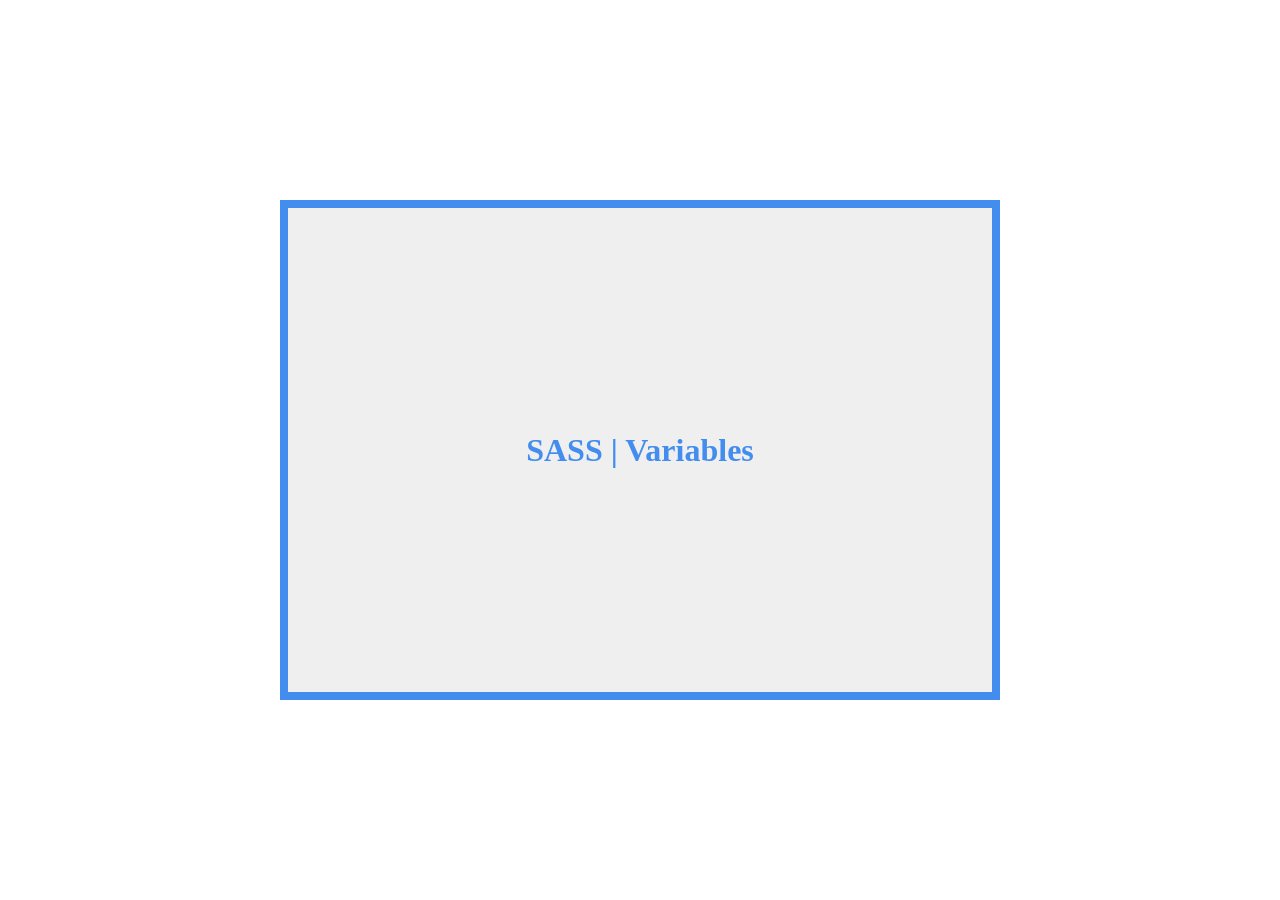
<file: Part1-Variables/index.html>
<!DOCTYPE html>
<html lang="en">
<head>
    <meta charset="UTF-8">
    <meta name="viewport" content="width=device-width, initial-scale=1.0">
    <title>Learning SASS</title>
    <link rel="stylesheet" href="/assets/css/variables.css">
    <link rel="stylesheet" href="/assets/css/main-style.css">
</head>
<body>
    <div class="mydiv">
        <h1>SASS | Variables</h1>
    </div>
</body>
</html>
</file>
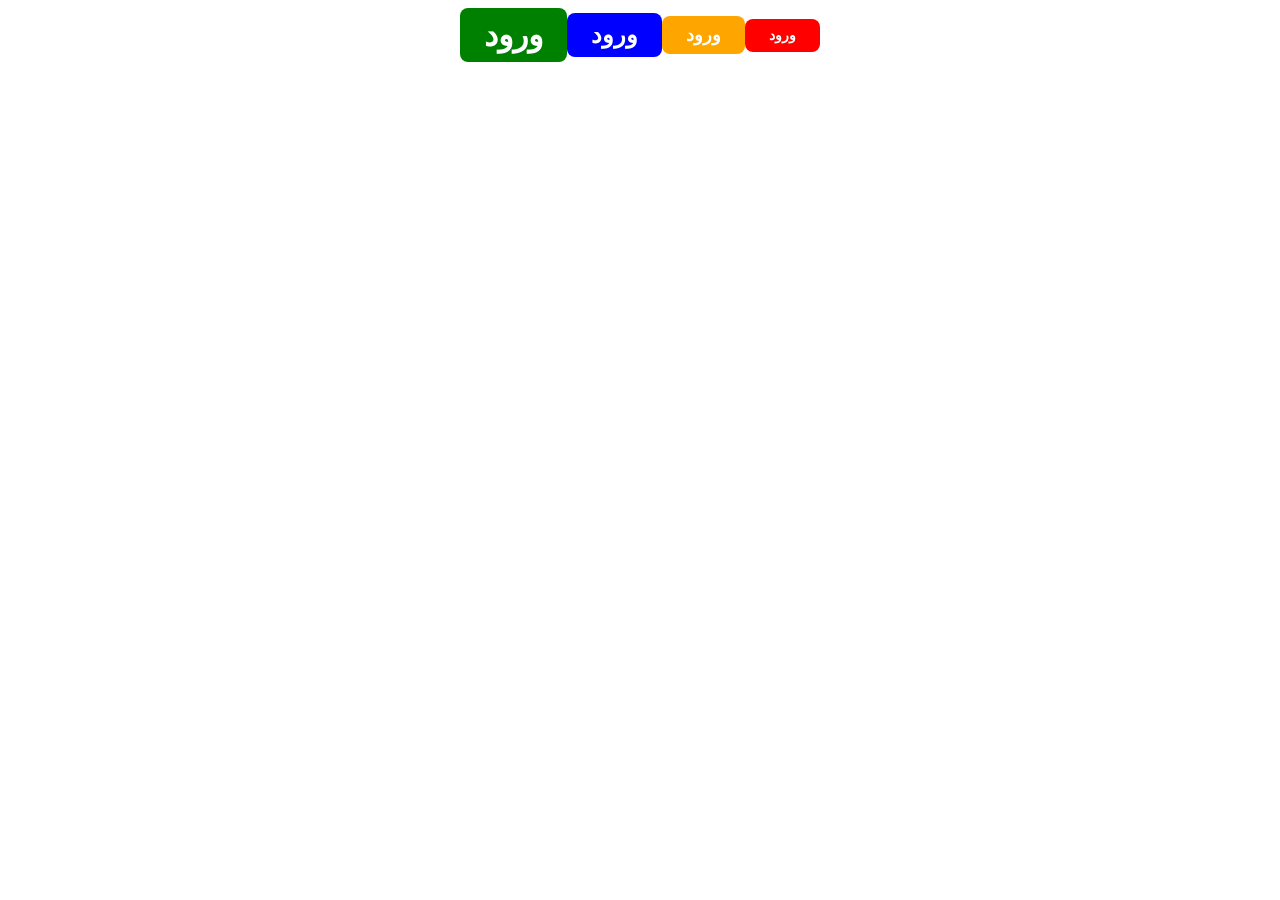
<file: Part3-Mixin/index.html>
<!DOCTYPE html>
<html lang="en">
<head>
    <meta charset="UTF-8">
    <meta name="viewport" content="width=device-width, initial-scale=1.0">
    <title>Mixin</title>
    <link rel="stylesheet" href="/assets/css/mixin.css">
</head>
<body>
    <div class="wrapper">
        <span class="btn btn-success btn-xlarge">ورود</span>
        <br>
        <span class="btn btn-info btn-large">ورود</span>
        <br>
        <span class="btn btn-alert btn-medium">ورود</span>
        <br>
        <span class="btn btn-danger btn-small">ورود</span>
    </div>
</body>
</html>
</file>
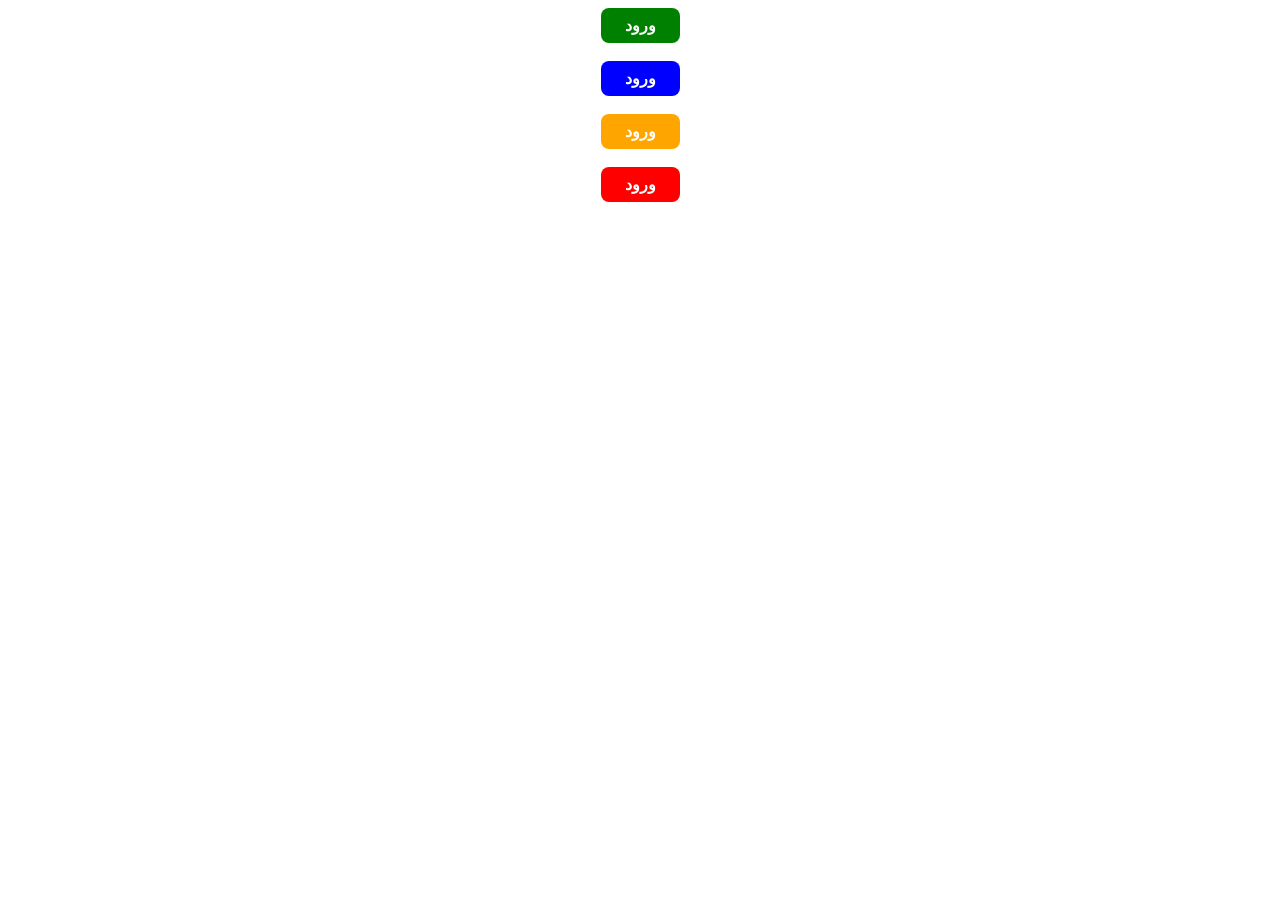
<file: Part4-Extend/index.html>
<!DOCTYPE html>
<html lang="en">
<head>
    <meta charset="UTF-8">
    <meta name="viewport" content="width=device-width, initial-scale=1.0">
    <title>Extend</title>
    <link rel="stylesheet" href="/assets/css/extend.css">
</head>
<body>
        <div class="wrapper">
        <span class=" btn-success btn-xlarge">ورود</span>
        <br>
        <span class=" btn-info btn-large">ورود</span>
        <br>
        <span class=" btn-alert btn-medium">ورود</span>
        <br>
        <span class=" btn-danger btn-small">ورود</span>
    </div>
</body>
</html>
</file>
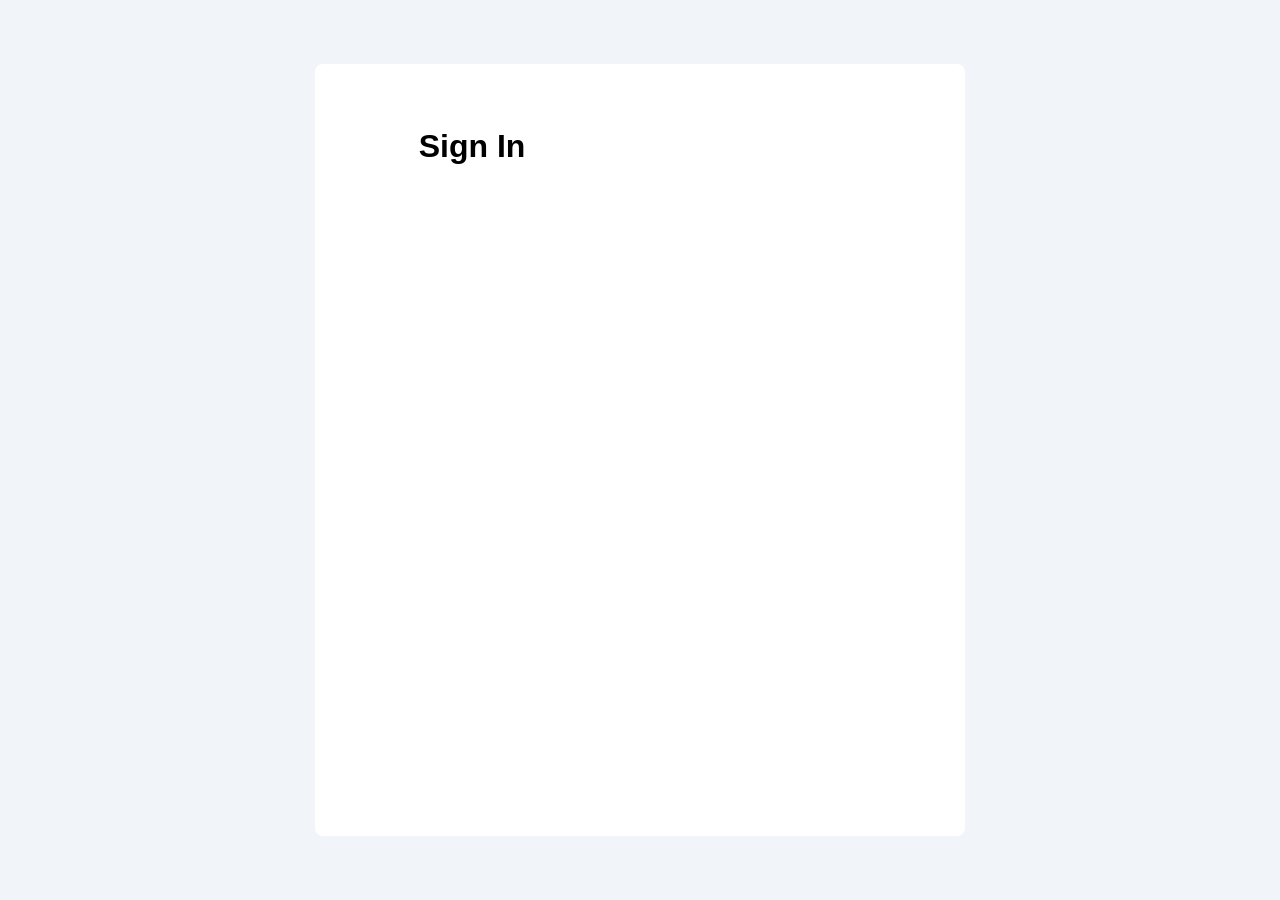
<file: Part2-Nesting/me.html>
<!DOCTYPE html>
<html lang="en">

<head>
    <meta charset="UTF-8">
    <meta name="viewport" content="width=device-width, initial-scale=1.0">
    <title>Sign In</title>
</head>
<style>
    * {
        margin: 0;
        padding: 0;
        box-sizing: border-box;
    }

    body {
        font-family: Arial, Helvetica, sans-serif;
        background: #F1F5F9;
        color: #000;
        min-height: 100vh;
        padding: 64px;
    }

    @media screen and (max-width: 480px) {
        body {
            padding: 32px;
        }
    }

    .login-container {
        background: #fff;
        max-width: 650px;
        min-height: calc(100vh - 128px);
        border-radius: 8px;
        margin: 0 auto;
        padding: 64px 9%;
    }

    @media screen and (max-width: 480px) {
        .login-container {
        min-height: calc(100vh - 64px);                
            }
    }

    .login-content {
        width: 100%;
        /* max-width: 650px; */
    }

    
</style>

<body>
    <div class="login-container">
        <div class="login-content">
            <h1>Sign In</h1>
        </div>
    </div>
</body>

</html>
</file>
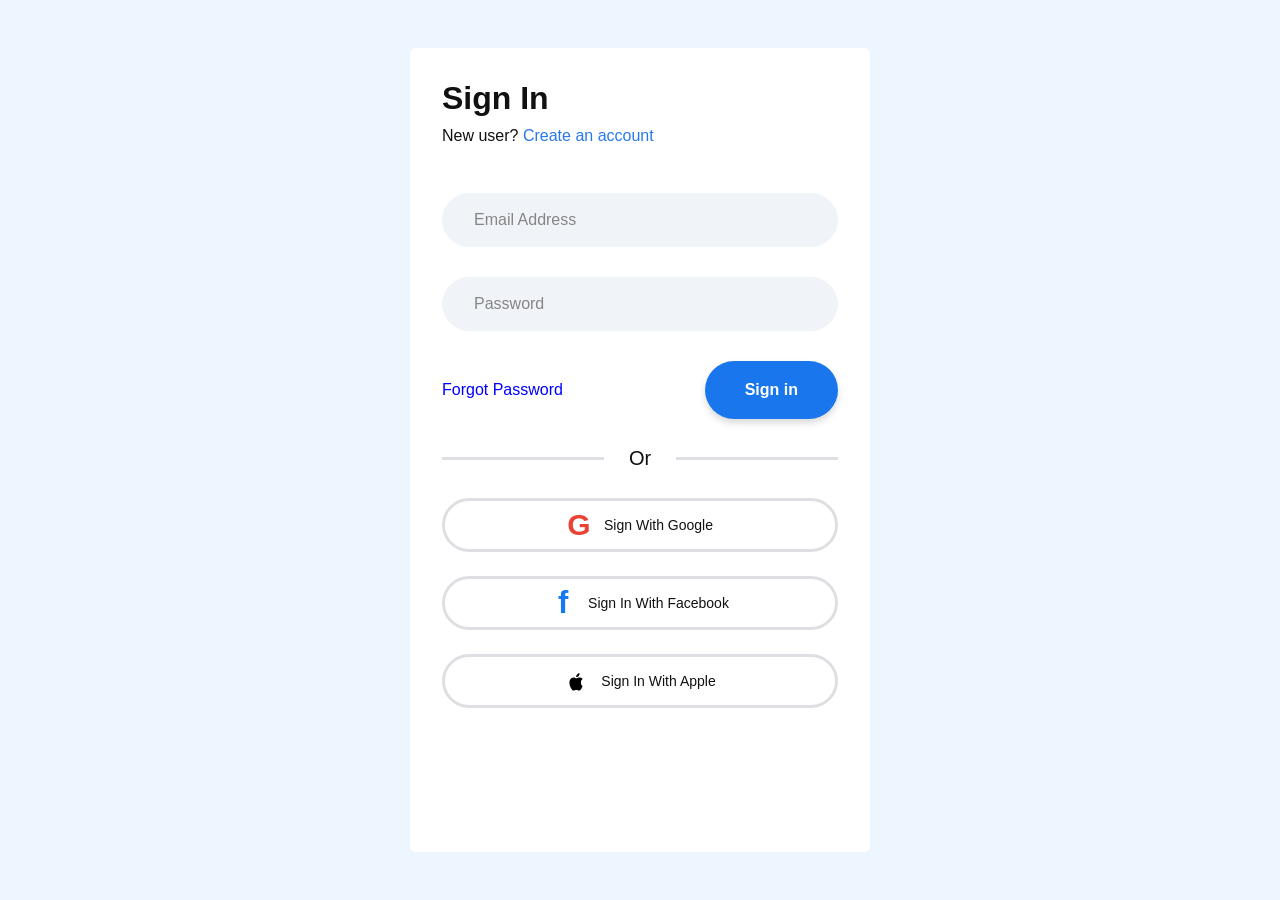
<file: Part2-Nesting/nesting-practice.html>
<!DOCTYPE html>
<html lang="en">

<head>
    <meta charset="UTF-8">
    <meta name="viewport" content="width=device-width, initial-scale=1.0">
    <title>Sign In</title>
    <link rel="stylesheet" href="/assets/css/nesting-practice.css">
</head>

<body>

    <div class="login-container">
        <div class="login-content">

            <h1>Sign In</h1>

            <p class="register-text">
                New user? <a href="#">Create an account</a>
            </p>

            <form>

                <div class="input-group">
                    <input type="email" placeholder="Email Address" required>

                    <input type="password" placeholder="Password" required>
                </div>

                <div class="form-actions">
                    <a href="#" class="forgot-password">
                        Forgot Password
                    </a>

                    <button type="submit" class="sign-in-btn">
                        Sign in
                    </button>
                </div>

            </form>

            <div class="divider">
                <span>Or</span>
            </div>

            <div class="social-buttons">

                <button class="social-btn" type="button">
                    <span class="social-icon google-icon">G</span>
                    <span>Sign With Google</span>
                </button>

                <button class="social-btn" type="button">
                    <span class="social-icon facebook-icon">f</span>
                    <span>Sign In With Facebook</span>
                </button>

                <button class="social-btn" type="button">
                    <span class="social-icon apple-icon">
                        <svg viewBox="0 0 24 24">
                            <path
                                d="M16.6 12.8c0-2.2 1.8-3.2 1.9-3.3-1-1.5-2.6-1.7-3.2-1.7-1.4-.1-2.7.8-3.4.8s-1.7-.8-2.8-.8c-1.5 0-2.9.9-3.7 2.2-1.6 2.8-.4 7 1.1 9.3.7 1.1 1.5 2.3 2.6 2.2 1-.1 1.4-.7 2.7-.7s1.7.7 2.8.7c1.2 0 1.9-1.1 2.6-2.2.8-1.3 1.1-2.5 1.1-2.6-.1 0-1.7-.7-1.7-3.9zM14.3 6.2c.6-.7 1-1.7.9-2.7-.9 0-2 .6-2.6 1.3-.6.6-1.1 1.7-.9 2.6 1 .1 2-.5 2.6-1.2z" />
                        </svg>
                    </span>
                    <span>Sign In With Apple</span>
                </button>

            </div>

        </div>
    </div>

</body>

</html>
</file>
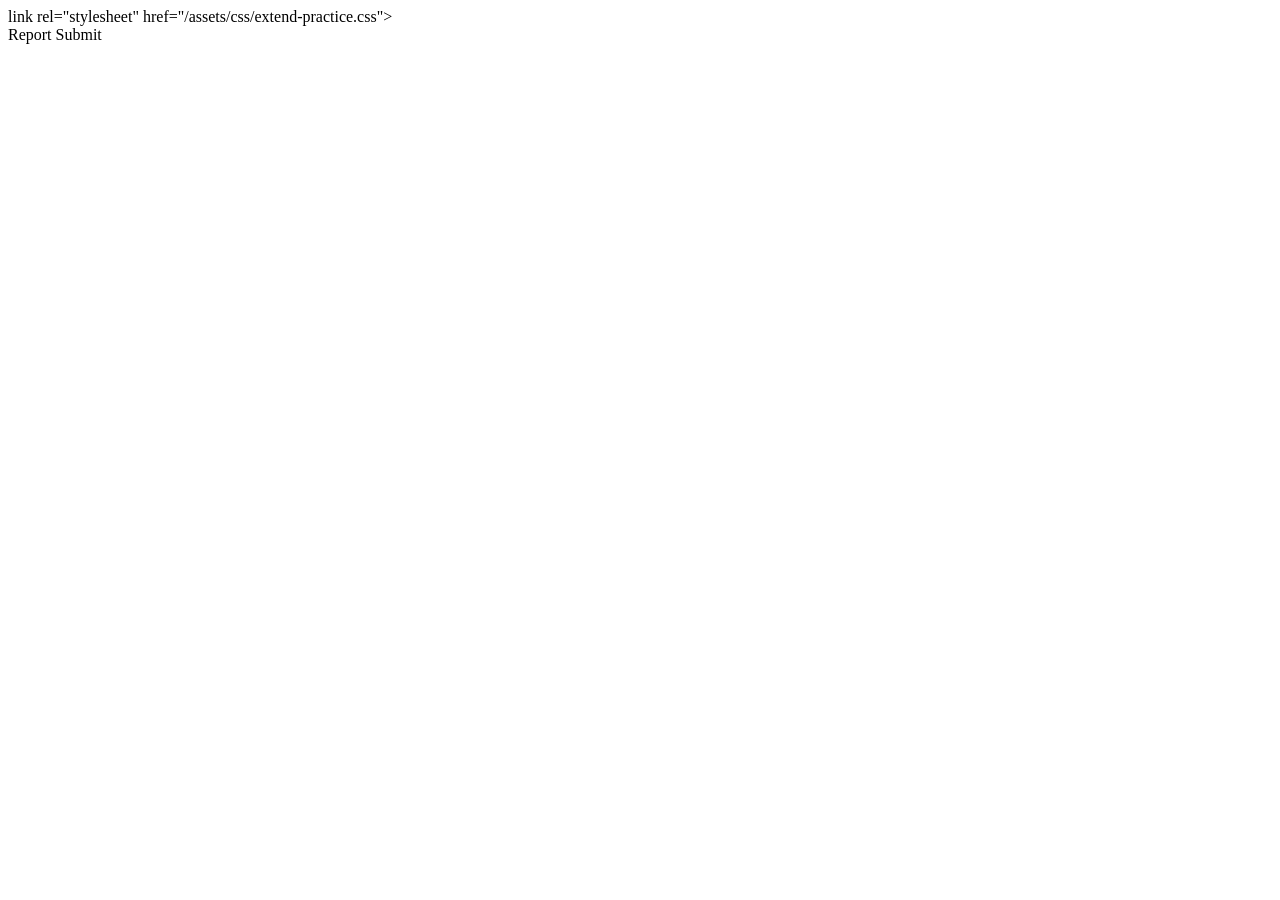
<file: Part4-Extend/practice.html>
<!DOCTYPE html>
<html lang="en">
<head>
    <meta charset="UTF-8">
    <meta name="viewport" content="width=device-width, initial-scale=1.0">
    <title>Extend - Practice</title>
    link rel="stylesheet" href="/assets/css/extend-practice.css">
</head>
<body>
        <div class="wrapper">
        <span class="button-report">Report</span>
        <span class="button-submit">Submit</span>
    </div>
</body>
</html>
</file>
<file: assets/css/variables.css>
body {
  color: #fff;
  min-height: 100vh;
  display: flex;
  justify-content: center;
  align-items: center;
}

.mydiv {
  height: 500px;
  width: 720px;
  background-color: #efefef;
  margin: 150px auto;
  border: 8px solid #428DED;
  display: flex;
  justify-content: center;
  align-items: center;
}

h1 {
  color: #428DED;
  font-family: serif;
  font-size: 32px;
  font-weight: bold;
}/*# sourceMappingURL=variables.css.map */
</file>
<file: assets/css/main-style.css>
* {
    margin: 0;
    padding: 0;
    box-sizing: border-box;
}
</file>
<file: assets/css/mixin.css>
.wrapper {
  display: flex;
  justify-content: center;
  align-items: center;
  flex-direction: row;
}

.btn {
  color: #fff;
  padding: 8px 24px;
  border-radius: 8px;
  font-size: 16px;
  font-weight: 700;
}

.btn-success {
  background-color: green;
}

.btn-info {
  background-color: blue;
}

.btn-danger {
  background-color: red;
}

.btn-alert {
  background-color: orange;
}

.btn-small {
  font-size: 14px;
}

.btn-medium {
  font-size: 18px;
}

.btn-large {
  font-size: 24px;
}

.btn-xlarge {
  font-size: 32px;
}/*# sourceMappingURL=Mixin.css.map */
</file>
<file: assets/css/extend.css>
.btn, .btn-alert, .btn-danger, .btn-info, .btn-success {
  color: #fff;
  padding: 8px 24px;
  border-radius: 8px;
  font-size: 16px;
  font-weight: 700;
}

.wrapper {
  display: flex;
  justify-content: center;
  align-items: center;
  flex-direction: column;
}

.btn-success {
  background-color: green;
}

.btn-info {
  background-color: blue;
}

.btn-danger {
  background-color: red;
}

.btn-alert {
  background-color: orange;
}/*# sourceMappingURL=extend.css.map */
</file>
<file: assets/css/nesting-practice.css>
* {
  margin: 0;
  padding: 0;
  box-sizing: border-box;
}

body {
  font-family: Arial, Helvetica, sans-serif;
  background: #edf6ff;
  color: #111;
  min-height: 100vh;
  padding: 48px;
}

.login-container {
  max-width: 460px;
  min-height: calc(100vh - 96px);
  background: #fff;
  border-radius: 6px;
  padding: 32px;
  margin: 0 auto;
}

h1 {
  font-size: 32px;
  font-weight: 700;
  margin-bottom: 10px;
}

.register-text {
  font-size: 16px;
  margin-bottom: 48px;
}
.register-text a {
  color: #2878ed;
  text-decoration: none;
}

.input-group {
  display: flex;
  flex-direction: column;
  gap: 30px;
}
.input-group input {
  width: 100%;
  height: 54px;
  border: none;
  outline: none;
  border-radius: 40px;
  background: #f0f4f8;
  padding: 0 32px;
  font-size: 16px;
  color: #222;
}
.input-group input::placeholder {
  color: #858585;
}

.form-actions {
  display: flex;
  align-items: center;
  justify-content: space-between;
  margin-top: 30px;
}

.forgot-password {
  font-size: 16px;
  color: #0000ff;
  text-decoration: none;
}

.sign-in-btn {
  border: none;
  background: #1976ed;
  color: #fff;
  font-size: 16px;
  font-weight: 600;
  padding: 20px 40px;
  border-radius: 40px;
  cursor: pointer;
  box-shadow: 0 4px 7px rgba(0, 0, 0, 0.15);
}

.divider {
  display: flex;
  align-items: center;
  gap: 25px;
  margin: 28px 0;
}
.divider::before, .divider::after {
  content: "";
  flex: 1;
  height: 3px;
  background: #dedfe2;
}
.divider span {
  font-size: 20px;
  font-weight: 500;
}

.social-buttons {
  display: flex;
  flex-direction: column;
  gap: 24px;
}

.social-btn {
  width: 100%;
  height: 54px;
  border: 3px solid #dedfe2;
  border-radius: 40px;
  background: #fff;
  display: flex;
  justify-content: center;
  align-items: center;
  gap: 13px;
  font-size: 14px;
  font-weight: 500;
  cursor: pointer;
  color: #111;
  transition: background 0.2s ease;
}
.social-btn:hover {
  background: #f7f8fa;
}

.social-icon {
  width: 24px;
  height: 24px;
  display: inline-flex;
  align-items: center;
  justify-content: center;
}

.google-icon {
  color: #ea4335;
  font-size: 30px;
  font-weight: bold;
}

.facebook-icon {
  color: #1877f2;
  font-size: 31px;
  font-weight: bold;
}

.apple-icon svg {
  width: 23px;
  height: 23px;
  fill: #000;
}

@media (max-width: 480px) {
  .form-actions {
    gap: 16px;
    flex-wrap: wrap;
  }
  .forgot-password {
    margin-bottom: 16px;
  }
  body {
    padding: 24px;
  }
  .login-container {
    min-height: calc(100vh - 48px);
  }
}/*# sourceMappingURL=nesting-practice.css.map */
</file>
